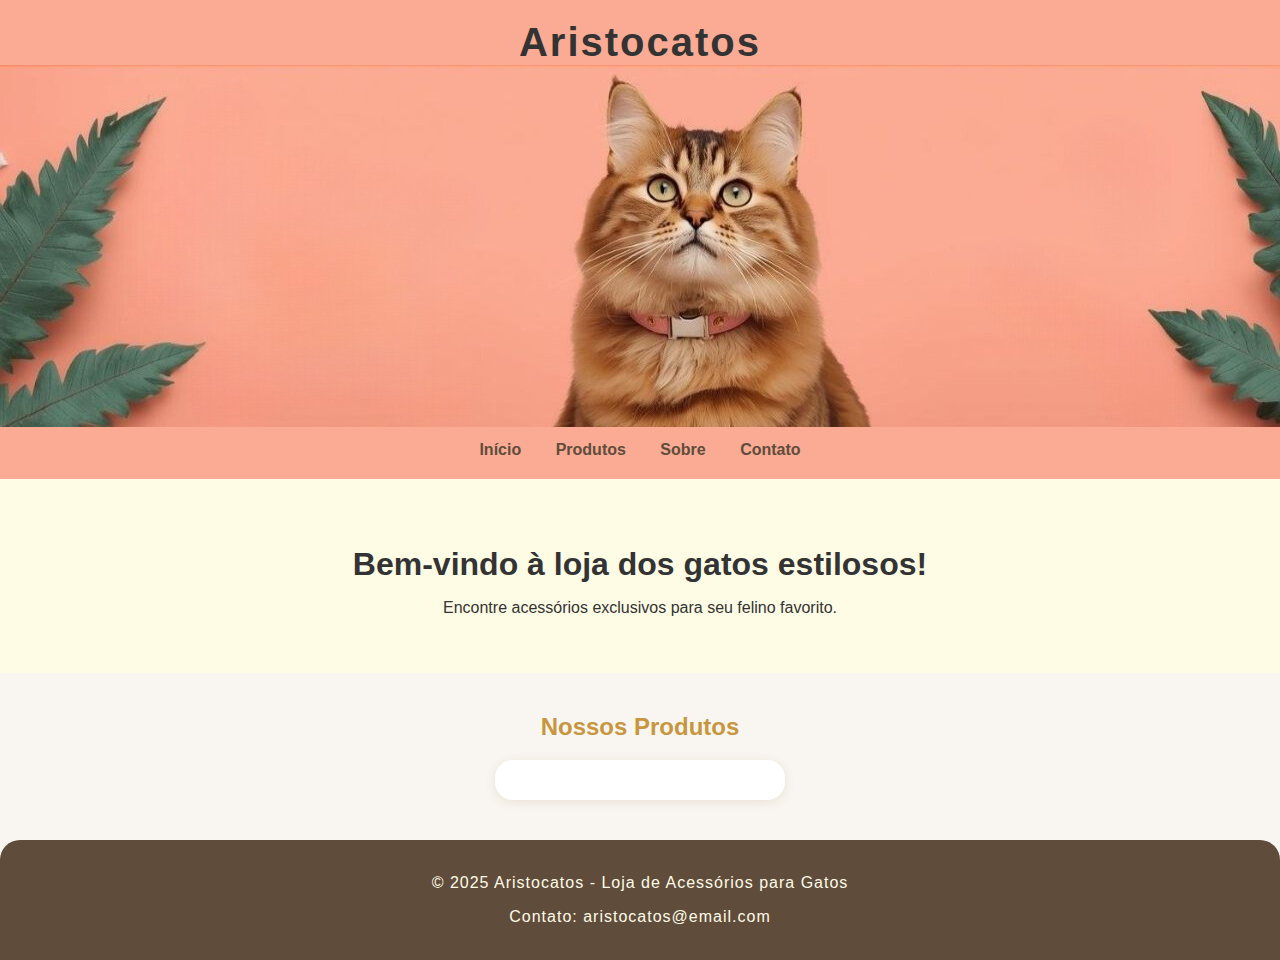
<file: luana/index.html>
<!DOCTYPE html>
<html lang="pt-br">
<head>
    <meta charset="UTF-8">
    <meta name="viewport" content="width=device-width, initial-scale=1.0">
    <title>Aristocatos - Loja de Acessórios para Gatos</title>
    <link rel="stylesheet" href="style.css">
</head>
<body>
    <header>
        <h1>Aristocatos</h1>
        <img class="inicio-img" src="inicial-img-cut.jpg">
        <nav>
            <a href="#">Início</a>
            <a href="#">Produtos</a>
            <a href="#">Sobre</a>
            <a href="#">Contato</a>
        </nav>
    </header>
    <main>
        <section class="hero">
            <h2>Bem-vindo à loja dos gatos estilosos!</h2>
            <p>Encontre acessórios exclusivos para seu felino favorito.</p>
        </section>
        <section class="produtos">
            <h2>Nossos Produtos</h2>
            <div class="grid-produtos">
                <div class="produto">
                    
            </div>
        </section>
    </main>
    <footer>
        <p>&copy; 2025 Aristocatos - Loja de Acessórios para Gatos</p>
        <p>Contato: aristocatos@email.com</p>
    </footer>
</body>
</html>
</file>
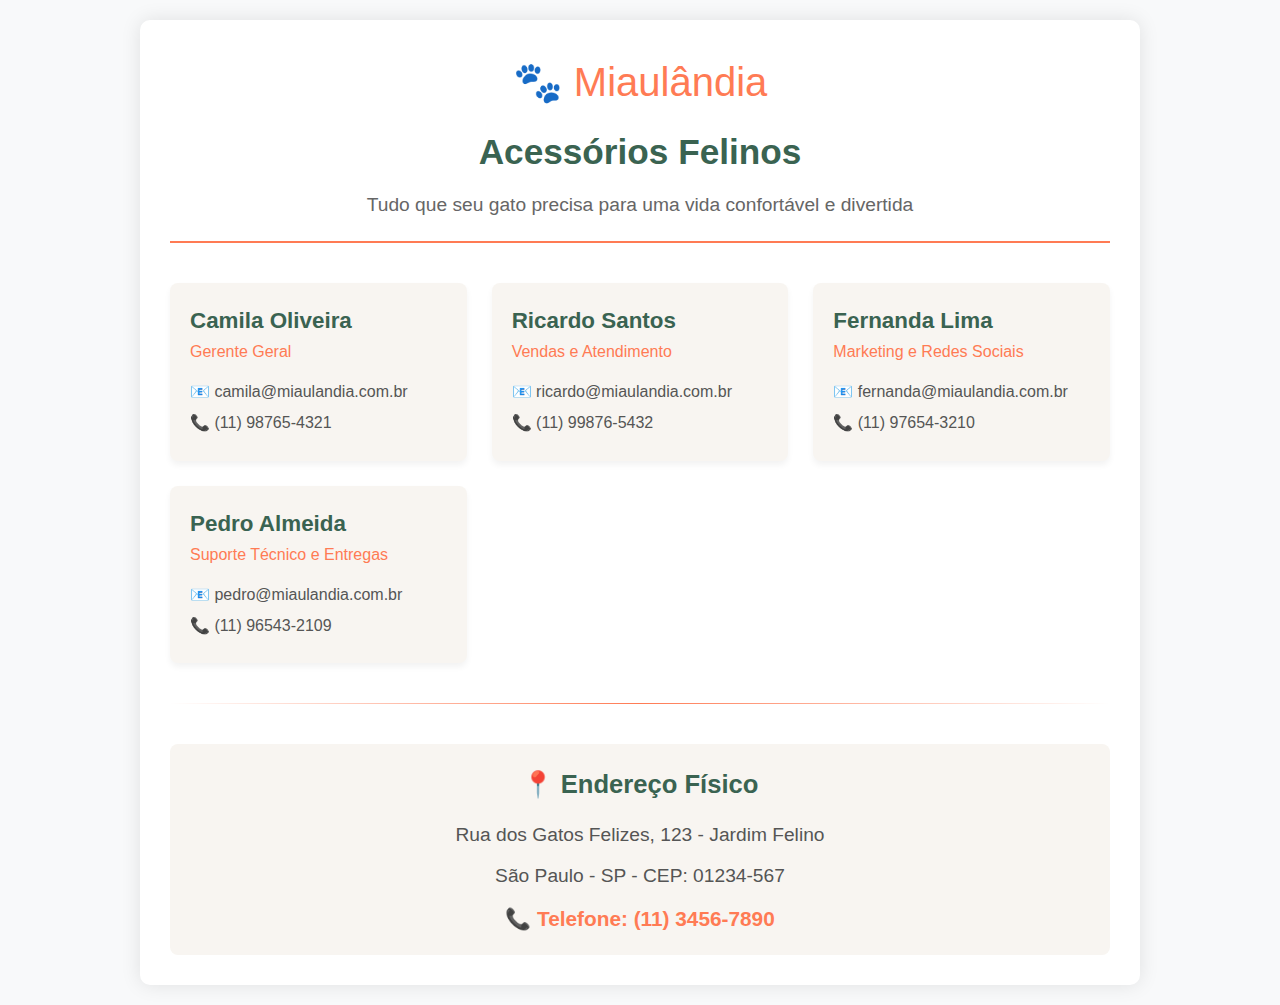
<file: luana2ds/contatos.html>
<!DOCTYPE html>
<html lang="pt-BR">
<head>
    <meta charset="UTF-8">
    <meta name="viewport" content="width=device-width, initial-scale=1.0">
    <title>Contatos - Miaulândia Acessórios Felinos</title>
    <style>
        * {
            margin: 0;
            padding: 0;
            box-sizing: border-box;
            font-family: 'Segoe UI', Tahoma, Geneva, Verdana, sans-serif;
        }
        
        body {
            background-color: #f8f9fa;
            color: #333;
            line-height: 1.6;
            padding: 20px;
        }
        
        .container {
            max-width: 1000px;
            margin: 0 auto;
            background: white;
            border-radius: 10px;
            box-shadow: 0 0 20px rgba(0,0,0,0.1);
            padding: 30px;
        }
        
        header {
            text-align: center;
            margin-bottom: 40px;
            padding-bottom: 20px;
            border-bottom: 2px solid #ff7b54;
        }
        
        .logo {
            font-size: 2.5rem;
            color: #ff7b54;
            margin-bottom: 10px;
        }
        
        h1 {
            color: #3a6351;
            font-size: 2.2rem;
            margin-bottom: 10px;
        }
        
        .subtitle {
            color: #666;
            font-size: 1.2rem;
        }
        
        .contact-grid {
            display: grid;
            grid-template-columns: repeat(auto-fit, minmax(250px, 1fr));
            gap: 25px;
            margin-bottom: 40px;
        }
        
        .contact-card {
            background: #f8f5f1;
            padding: 20px;
            border-radius: 8px;
            box-shadow: 0 4px 6px rgba(0,0,0,0.05);
            transition: transform 0.3s ease;
        }
        
        .contact-card:hover {
            transform: translateY(-5px);
        }
        
        .contact-name {
            color: #3a6351;
            font-size: 1.4rem;
            margin-bottom: 8px;
            font-weight: 600;
        }
        
        .contact-role {
            color: #ff7b54;
            font-weight: 500;
            margin-bottom: 15px;
            display: block;
        }
        
        .contact-info {
            color: #555;
            margin-bottom: 5px;
        }
        
        .divider {
            height: 1px;
            background: linear-gradient(to right, transparent, #ff7b54, transparent);
            margin: 40px 0;
        }
        
        .address-section {
            text-align: center;
            padding: 20px;
            background: #f8f5f1;
            border-radius: 8px;
        }
        
        .address-title {
            color: #3a6351;
            font-size: 1.6rem;
            margin-bottom: 15px;
        }
        
        .address-details {
            font-size: 1.2rem;
            color: #555;
            margin-bottom: 10px;
        }
        
        .phone {
            font-size: 1.3rem;
            color: #ff7b54;
            font-weight: 600;
        }
        
        .cat-icon {
            font-size: 1.8rem;
            margin-right: 10px;
            vertical-align: middle;
        }
        
        @media (max-width: 768px) {
            .contact-grid {
                grid-template-columns: 1fr;
            }
            
            h1 {
                font-size: 1.8rem;
            }
        }
    </style>
</head>
<body>
    <div class="container">
        <header>
            <div class="logo">🐾 Miaulândia</div>
            <h1>Acessórios Felinos</h1>
            <p class="subtitle">Tudo que seu gato precisa para uma vida confortável e divertida</p>
        </header>
        
        <div class="contact-grid">
            <div class="contact-card">
                <span class="contact-name">Camila Oliveira</span>
                <span class="contact-role">Gerente Geral</span>
                <p class="contact-info">📧 camila@miaulandia.com.br</p>
                <p class="contact-info">📞 (11) 98765-4321</p>
            </div>
            
            <div class="contact-card">
                <span class="contact-name">Ricardo Santos</span>
                <span class="contact-role">Vendas e Atendimento</span>
                <p class="contact-info">📧 ricardo@miaulandia.com.br</p>
                <p class="contact-info">📞 (11) 99876-5432</p>
            </div>
            
            <div class="contact-card">
                <span class="contact-name">Fernanda Lima</span>
                <span class="contact-role">Marketing e Redes Sociais</span>
                <p class="contact-info">📧 fernanda@miaulandia.com.br</p>
                <p class="contact-info">📞 (11) 97654-3210</p>
            </div>
            
            <div class="contact-card">
                <span class="contact-name">Pedro Almeida</span>
                <span class="contact-role">Suporte Técnico e Entregas</span>
                <p class="contact-info">📧 pedro@miaulandia.com.br</p>
                <p class="contact-info">📞 (11) 96543-2109</p>
            </div>
        </div>
        
        <div class="divider"></div>
        
        <div class="address-section">
            <h2 class="address-title">📍 Endereço Físico</h2>
            <p class="address-details">Rua dos Gatos Felizes, 123 - Jardim Felino</p>
            <p class="address-details">São Paulo - SP - CEP: 01234-567</p>
            <p class="phone">📞 Telefone: (11) 3456-7890</p>
        </div>
    </div>
</body>
</html>
</file>
<file: luana/style.css>
body {
    font-family: 'Segoe UI', Arial, sans-serif;
    background: #f9f6f2;
    margin: 0;
    color: #333;
}

header {
    background: #FBAB94;
    padding: 20px 0;
    text-align: center;
    box-shadow: 0 2px 6px #e9e2d6;
}

header h1 {
    font-size: 2.5em;
    margin: 0;
    letter-spacing: 2px;
}

nav {
    margin-top: 10px;
}

nav a {
    color: #604c3b;
    text-decoration: none;
    padding: 0 15px;
    font-weight: bold;
    transition: color 0.2s;
}

nav a:hover {
    color: #d08026;
}

.hero {
    background: #fffce6;
    padding: 40px 20px;
    text-align: center;
}

.hero h2 {
    font-size: 2em;
    margin-bottom: 10px;
}

.produtos {
    max-width: 900px;
    margin: 40px auto;
    padding: 0 20px;
}

.produtos h2 {
    text-align: center;
    color: #c8963e;
}

.grid-produtos {
    display: flex;
    gap: 30px;
    justify-content: center;
    flex-wrap: wrap;
}

.produto {
    background: #fff;
    border-radius: 18px;
    box-shadow: 0 2px 12px #e9e2d6;
    padding: 20px;
    width: 250px;
    text-align: center;
    transition: transform 0.2s;
}

.produto:hover {
    transform: scale(1.04);
    box-shadow: 0 8px 20px #eedbb2;
}

.img-placeholder {
    font-size: 3em;
    margin-bottom: 12px;
}

.preco {
    display: block;
    margin-top: 10px;
    font-size: 1.2em;
    color: #c8963e;
    font-weight: bold;
}

footer {
    background: #604c3b;
    color: #fffbe7;
    text-align: center;
    padding: 18px 8px;
    margin-top: 40px;
    font-size: 1em;
    letter-spacing: 1px;
    border-top-left-radius: 20px;
    border-top-right-radius: 20px;
}

inicio-img{
    width: 100%;
    height: 100%;
}
</file>
